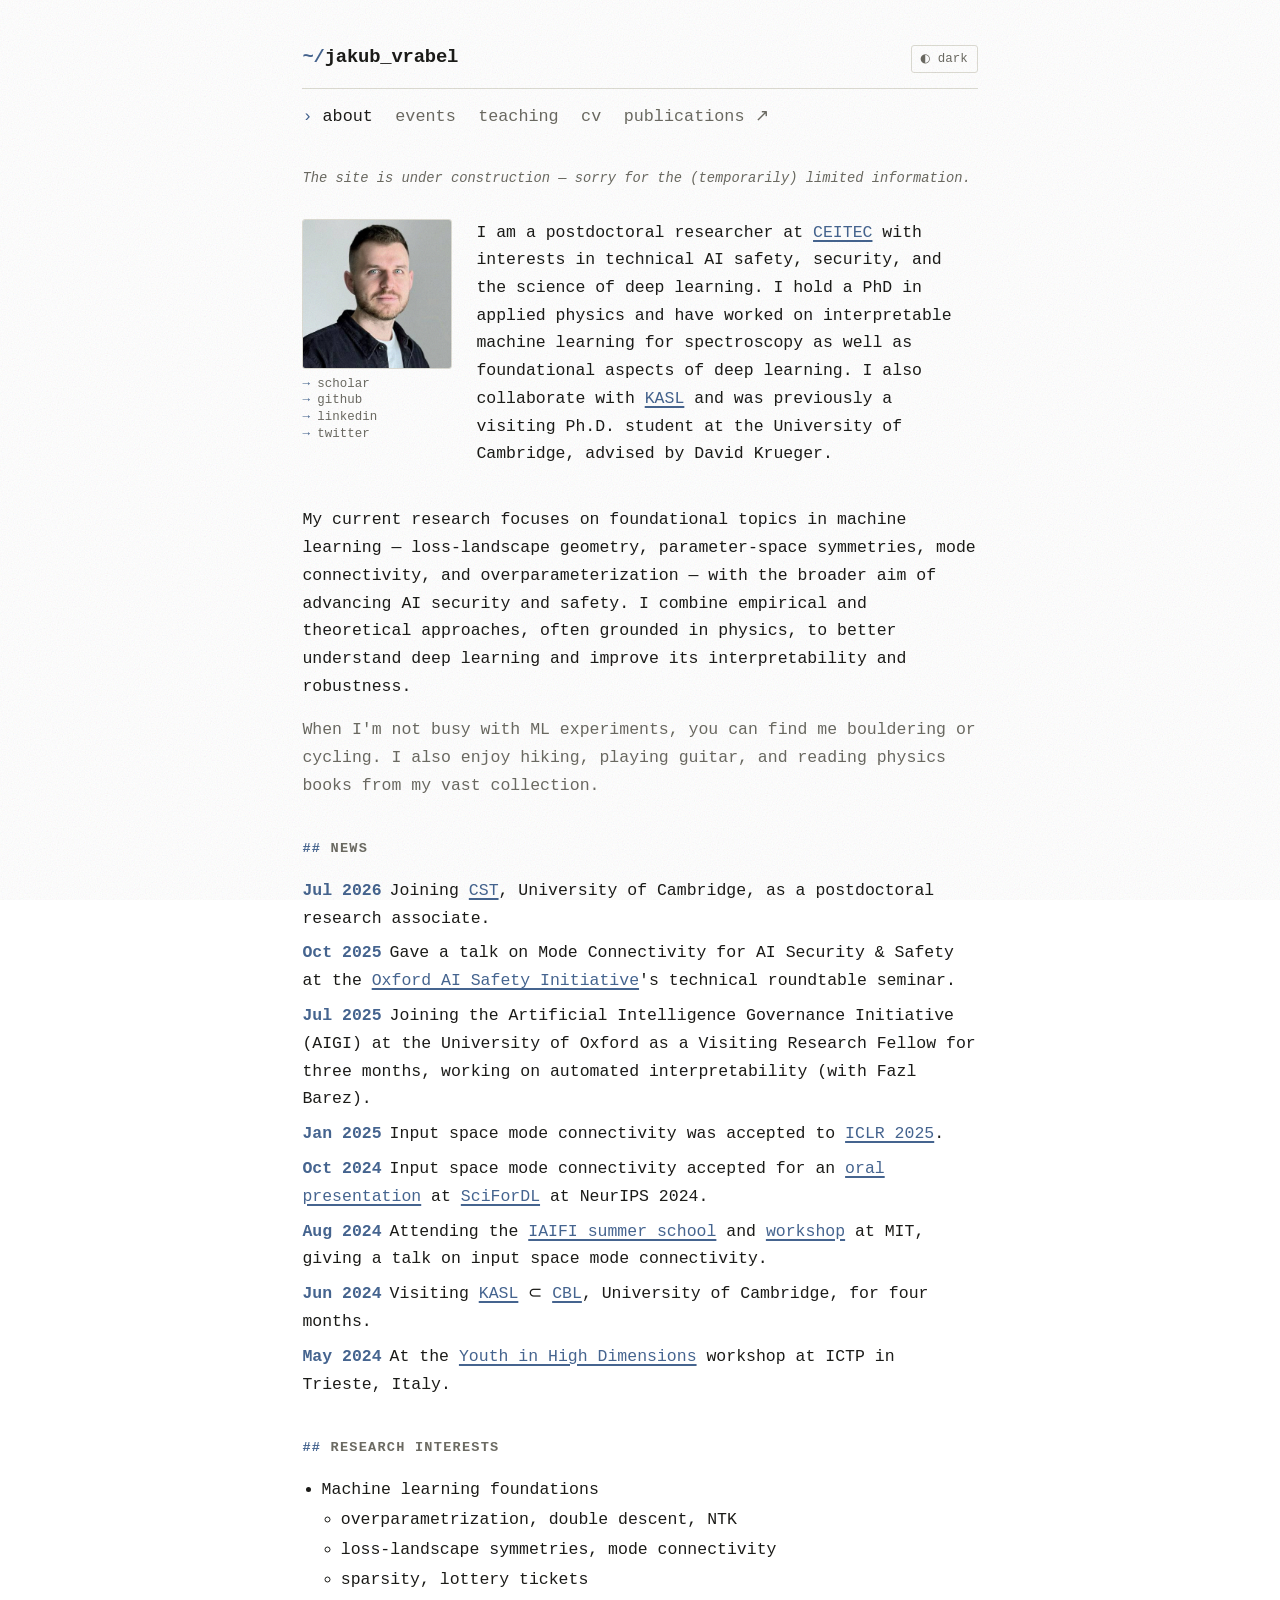
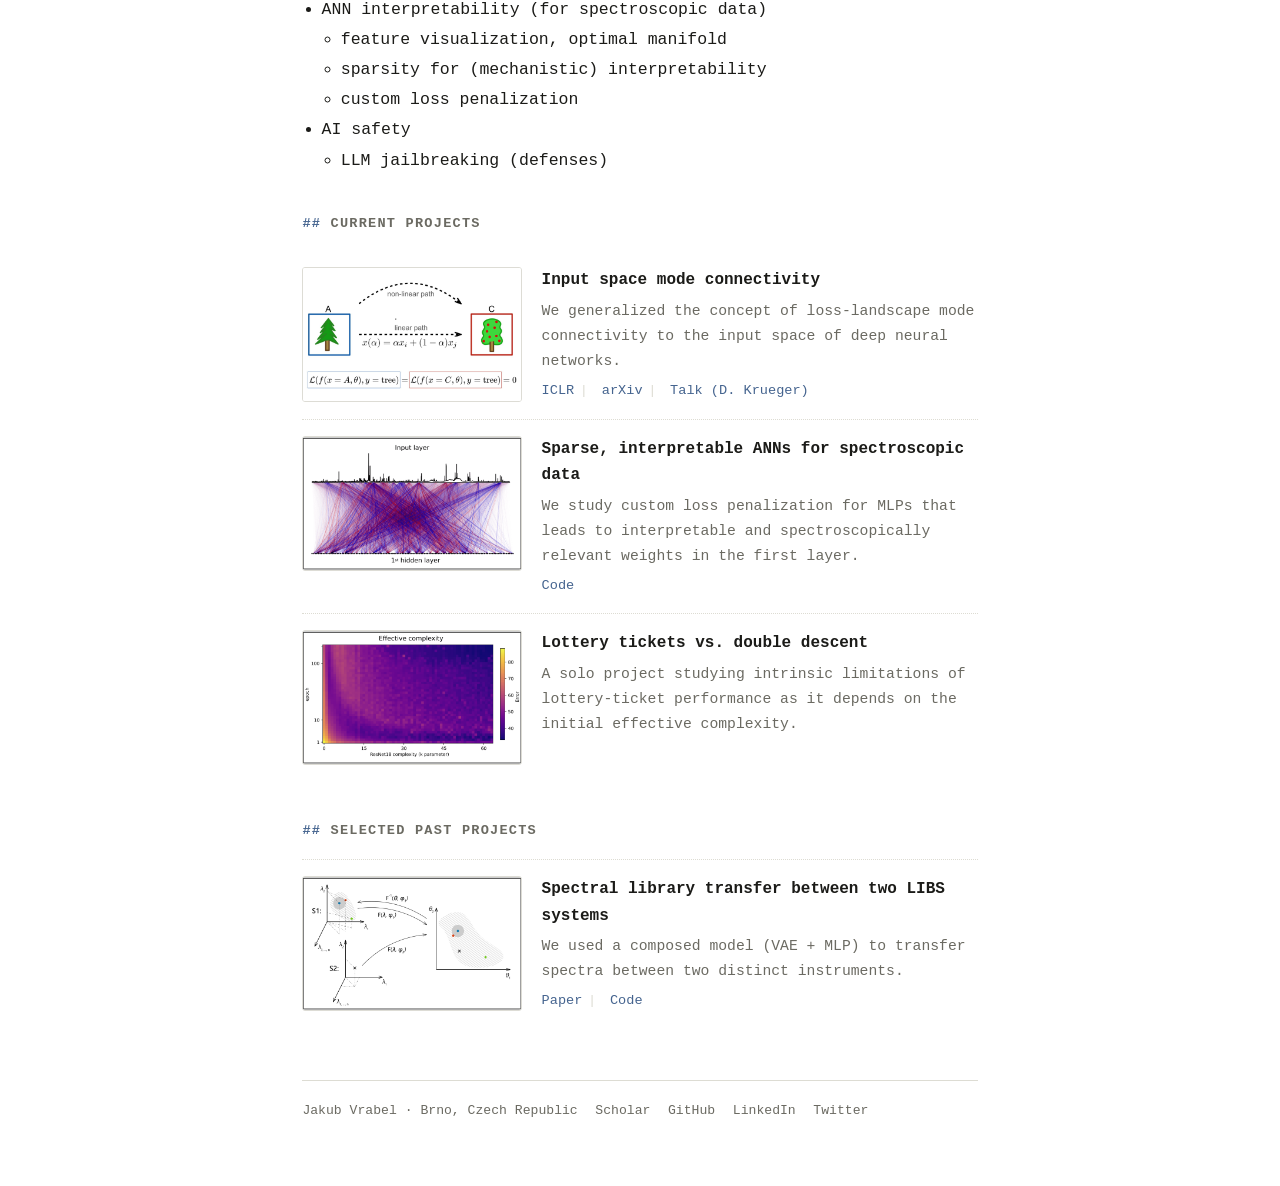
<file: design_preview/index.html>
<!doctype html>
<html lang="en" data-theme="light">
<head>
  <meta charset="utf-8">
  <meta name="viewport" content="width=device-width, initial-scale=1">
  <title>Jakub Vrabel</title>
  <meta name="description" content="Postdoctoral researcher — machine learning & physics, AI safety.">
  <link rel="stylesheet" href="style.css">
  <script>
    // set theme before paint to avoid flash
    (function(){var t=localStorage.getItem("jv-theme")||((window.matchMedia&&matchMedia("(prefers-color-scheme: dark)").matches)?"dark":"light");document.documentElement.setAttribute("data-theme",t);})();
  </script>
</head>
<body>
<div class="wrap">

  <header class="site-head">
    <div class="head-top">
      <a class="brand" href="index.html"><span class="prompt">~/</span>jakub_vrabel</a>
      <button class="theme-toggle" type="button">◐ dark</button>
    </div>
    <nav class="menu">
      <a href="index.html" class="active">about</a>
      <a href="events.html">events</a>
      <a href="teaching.html">teaching</a>
      <a href="cv.html">cv</a>
      <a href="https://scholar.google.com/citations?user=MCnlDZUAAAAJ&hl" target="_blank" rel="noopener">publications ↗</a>
    </nav>
  </header>

  <main>
    <p class="note">The site is under construction — sorry for the (temporarily) limited information.</p>

    <section class="intro">
      <div class="portrait">
        <img src="images/jv_s.jpg" alt="Jakub Vrabel">
        <ul class="socials">
          <li><a href="https://scholar.google.com/citations?user=MCnlDZUAAAAJ&hl" target="_blank" rel="noopener">scholar</a></li>
          <li><a href="https://github.com/jvrabel" target="_blank" rel="noopener">github</a></li>
          <li><a href="https://www.linkedin.com/in/jakub-vrabel" target="_blank" rel="noopener">linkedin</a></li>
          <li><a href="https://twitter.com/VrabelJakub" target="_blank" rel="noopener">twitter</a></li>
        </ul>
      </div>
      <div>
        <p>I am a postdoctoral researcher at <a href="https://www.ceitec.eu/" target="_blank" rel="noopener">CEITEC</a>
        with interests in technical AI safety, security, and the science of deep learning. I hold a PhD in applied
        physics and have worked on interpretable machine learning for spectroscopy as well as foundational aspects of
        deep learning. I also collaborate with <a href="https://www.kasl.ai/" target="_blank" rel="noopener">KASL</a>
        and was previously a visiting Ph.D. student at the University of Cambridge, advised by David Krueger.</p>
      </div>
    </section>

    <p>My current research focuses on foundational topics in machine learning — loss-landscape geometry, parameter-space
    symmetries, mode connectivity, and overparameterization — with the broader aim of advancing AI security and safety.
    I combine empirical and theoretical approaches, often grounded in physics, to better understand deep learning and
    improve its interpretability and robustness.</p>

    <p class="muted">When I'm not busy with ML experiments, you can find me bouldering or cycling. I also enjoy hiking,
    playing guitar, and reading physics books from my vast collection.</p>

    <h2>News</h2>
    <ul class="news">
      <li><span class="date">Jul 2026</span>Joining <a href="https://www.cst.cam.ac.uk/" target="_blank" rel="noopener">CST</a>,
        University of Cambridge, as a postdoctoral research associate.</li>
      <li><span class="date">Oct 2025</span>Gave a talk on Mode Connectivity for AI Security &amp; Safety at the
        <a href="https://www.oaisi.org/" target="_blank" rel="noopener">Oxford AI Safety Initiative</a>'s technical roundtable seminar.</li>
      <li><span class="date">Jul 2025</span>Joining the Artificial Intelligence Governance Initiative (AIGI) at the
        University of Oxford as a Visiting Research Fellow for three months, working on automated interpretability (with Fazl Barez).</li>
      <li><span class="date">Jan 2025</span>Input space mode connectivity was accepted to
        <a href="https://openreview.net/forum?id=3qeOy7HwUT" target="_blank" rel="noopener">ICLR 2025</a>.</li>
      <li><span class="date">Oct 2024</span>Input space mode connectivity accepted for an
        <a href="https://neurips.cc/virtual/2024/workshop/84741#collapse-sl-109173" target="_blank" rel="noopener">oral presentation</a> at
        <a href="https://scienceofdlworkshop.github.io/" target="_blank" rel="noopener">SciForDL</a> at NeurIPS 2024.</li>
      <li><span class="date">Aug 2024</span>Attending the <a href="https://iaifi.org/phd-summer-school.html" target="_blank" rel="noopener">IAIFI summer school</a>
        and <a href="https://iaifi.org/summer-workshop.html" target="_blank" rel="noopener">workshop</a> at MIT, giving a talk on input space mode connectivity.</li>
      <li><span class="date">Jun 2024</span>Visiting <a href="https://www.kasl.ai/" target="_blank" rel="noopener">KASL</a> ⊂
        <a href="https://mlg.eng.cam.ac.uk/" target="_blank" rel="noopener">CBL</a>, University of Cambridge, for four months.</li>
      <li><span class="date">May 2024</span>At the <a href="https://indico.ictp.it/event/10478" target="_blank" rel="noopener">Youth in High Dimensions</a>
        workshop at ICTP in Trieste, Italy.</li>
    </ul>

    <h2>Research interests</h2>
    <ul>
      <li>Machine learning foundations
        <ul>
          <li>overparametrization, double descent, NTK</li>
          <li>loss-landscape symmetries, mode connectivity</li>
          <li>sparsity, lottery tickets</li>
        </ul>
      </li>
      <li>ANN interpretability (for spectroscopic data)
        <ul>
          <li>feature visualization, optimal manifold</li>
          <li>sparsity for (mechanistic) interpretability</li>
          <li>custom loss penalization</li>
        </ul>
      </li>
      <li>AI safety
        <ul>
          <li>LLM jailbreaking (defenses)</li>
        </ul>
      </li>
    </ul>

    <h2>Current projects</h2>

    <div class="project">
      <img src="images/mode_connectivity.png" alt="">
      <div class="body">
        <h3>Input space mode connectivity</h3>
        <p>We generalized the concept of loss-landscape mode connectivity to the input space of deep neural networks.</p>
        <div class="links">
          <a href="https://openreview.net/forum?id=3qeOy7HwUT" target="_blank" rel="noopener">ICLR</a><span class="sep">|</span>
          <a href="https://arxiv.org/abs/2409.05800" target="_blank" rel="noopener">arXiv</a><span class="sep">|</span>
          <a href="https://neurips.cc/virtual/2024/workshop/84741#collapse-sl-109173" target="_blank" rel="noopener">Talk (D. Krueger)</a>
        </div>
      </div>
    </div>

    <div class="project">
      <img src="images/sparsity_custom.png" alt="">
      <div class="body">
        <h3>Sparse, interpretable ANNs for spectroscopic data</h3>
        <p>We study custom loss penalization for MLPs that leads to interpretable and spectroscopically relevant weights in the first layer.</p>
        <div class="links">
          <a href="https://github.com/JVrabel/custom_loss_sparsity" target="_blank" rel="noopener">Code</a>
        </div>
      </div>
    </div>

    <div class="project">
      <img src="images/double_descent.png" alt="">
      <div class="body">
        <h3>Lottery tickets vs. double descent</h3>
        <p>A solo project studying intrinsic limitations of lottery-ticket performance as it depends on the initial effective complexity.</p>
      </div>
    </div>

    <h2>Selected past projects</h2>

    <div class="project">
      <img src="images/spectra_transfer.png" alt="">
      <div class="body">
        <h3>Spectral library transfer between two LIBS systems</h3>
        <p>We used a composed model (VAE + MLP) to transfer spectra between two distinct instruments.</p>
        <div class="links">
          <a href="https://doi.org/10.1039/D2JA00406B" target="_blank" rel="noopener">Paper</a><span class="sep">|</span>
          <a href="https://github.com/LIBS-ML-team/libs-transfer-library" target="_blank" rel="noopener">Code</a>
        </div>
      </div>
    </div>
  </main>

  <footer class="site-foot">
    <span>Jakub Vrabel · Brno, Czech Republic</span>
    <a href="https://scholar.google.com/citations?user=MCnlDZUAAAAJ&hl" target="_blank" rel="noopener">Scholar</a>
    <a href="https://github.com/jvrabel" target="_blank" rel="noopener">GitHub</a>
    <a href="https://www.linkedin.com/in/jakub-vrabel" target="_blank" rel="noopener">LinkedIn</a>
    <a href="https://twitter.com/VrabelJakub" target="_blank" rel="noopener">Twitter</a>
  </footer>

</div>
<script src="theme.js"></script>
</body>
</html>
</file>
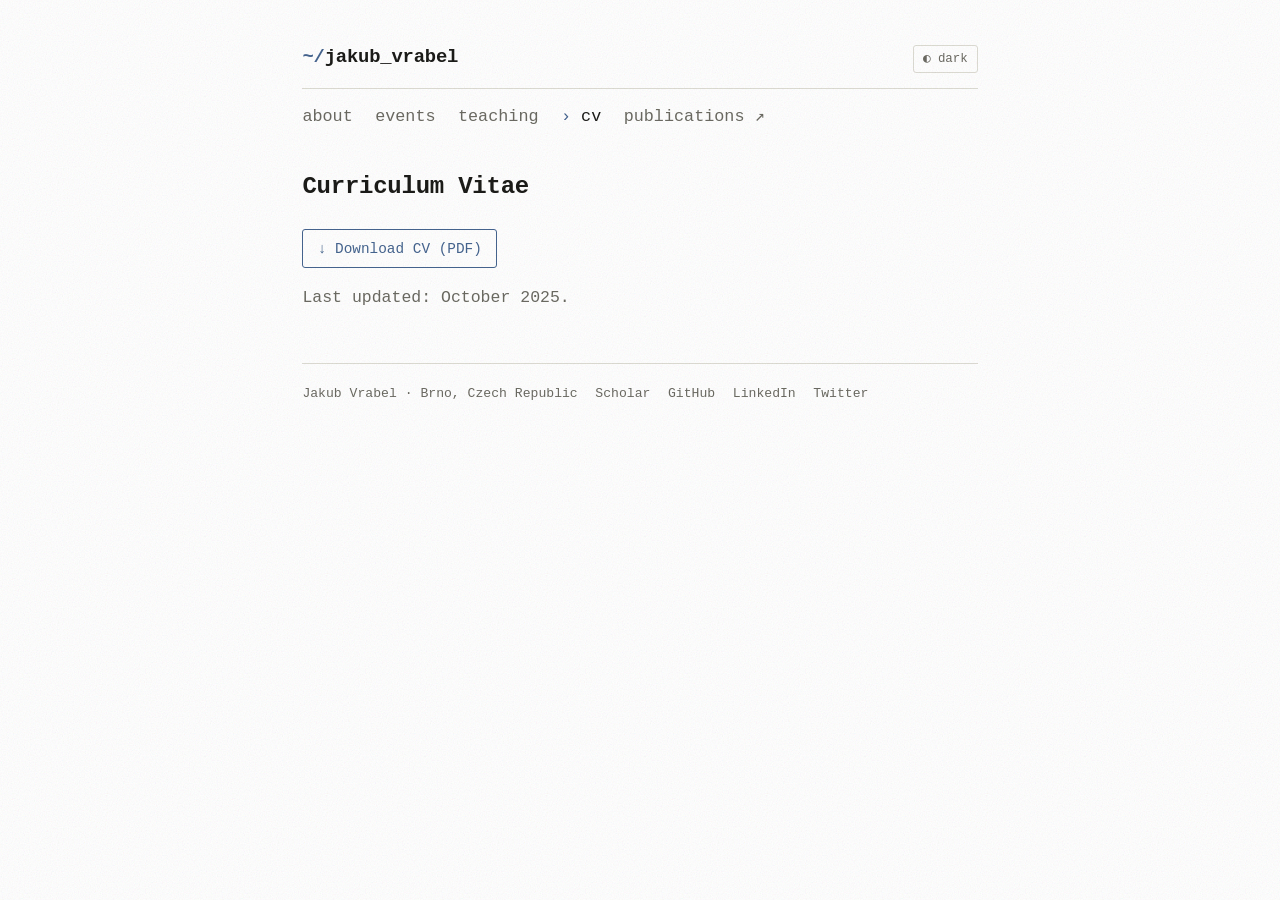
<file: design_preview/cv.html>
<!doctype html>
<html lang="en" data-theme="light">
<head>
  <meta charset="utf-8">
  <meta name="viewport" content="width=device-width, initial-scale=1">
  <title>CV — Jakub Vrabel</title>
  <link rel="stylesheet" href="style.css">
  <script>(function(){var t=localStorage.getItem("jv-theme")||((window.matchMedia&&matchMedia("(prefers-color-scheme: dark)").matches)?"dark":"light");document.documentElement.setAttribute("data-theme",t);})();</script>
</head>
<body>
<div class="wrap">

  <header class="site-head">
    <div class="head-top">
      <a class="brand" href="index.html"><span class="prompt">~/</span>jakub_vrabel</a>
      <button class="theme-toggle" type="button">◐ dark</button>
    </div>
    <nav class="menu">
      <a href="index.html">about</a>
      <a href="events.html">events</a>
      <a href="teaching.html">teaching</a>
      <a href="cv.html" class="active">cv</a>
      <a href="https://scholar.google.com/citations?user=MCnlDZUAAAAJ&hl" target="_blank" rel="noopener">publications ↗</a>
    </nav>
  </header>

  <main>
    <h1 class="page-title">Curriculum Vitae</h1>

    <p><a class="btn" href="https://jvrabel.github.io/files/CV_JV_2page_Oct2025.pdf" target="_blank" rel="noopener">↓ Download CV (PDF)</a></p>
    <p class="muted">Last updated: October 2025.</p>
  </main>

  <footer class="site-foot">
    <span>Jakub Vrabel · Brno, Czech Republic</span>
    <a href="https://scholar.google.com/citations?user=MCnlDZUAAAAJ&hl" target="_blank" rel="noopener">Scholar</a>
    <a href="https://github.com/jvrabel" target="_blank" rel="noopener">GitHub</a>
    <a href="https://www.linkedin.com/in/jakub-vrabel" target="_blank" rel="noopener">LinkedIn</a>
    <a href="https://twitter.com/VrabelJakub" target="_blank" rel="noopener">Twitter</a>
  </footer>

</div>
<script src="theme.js"></script>
</body>
</html>
</file>
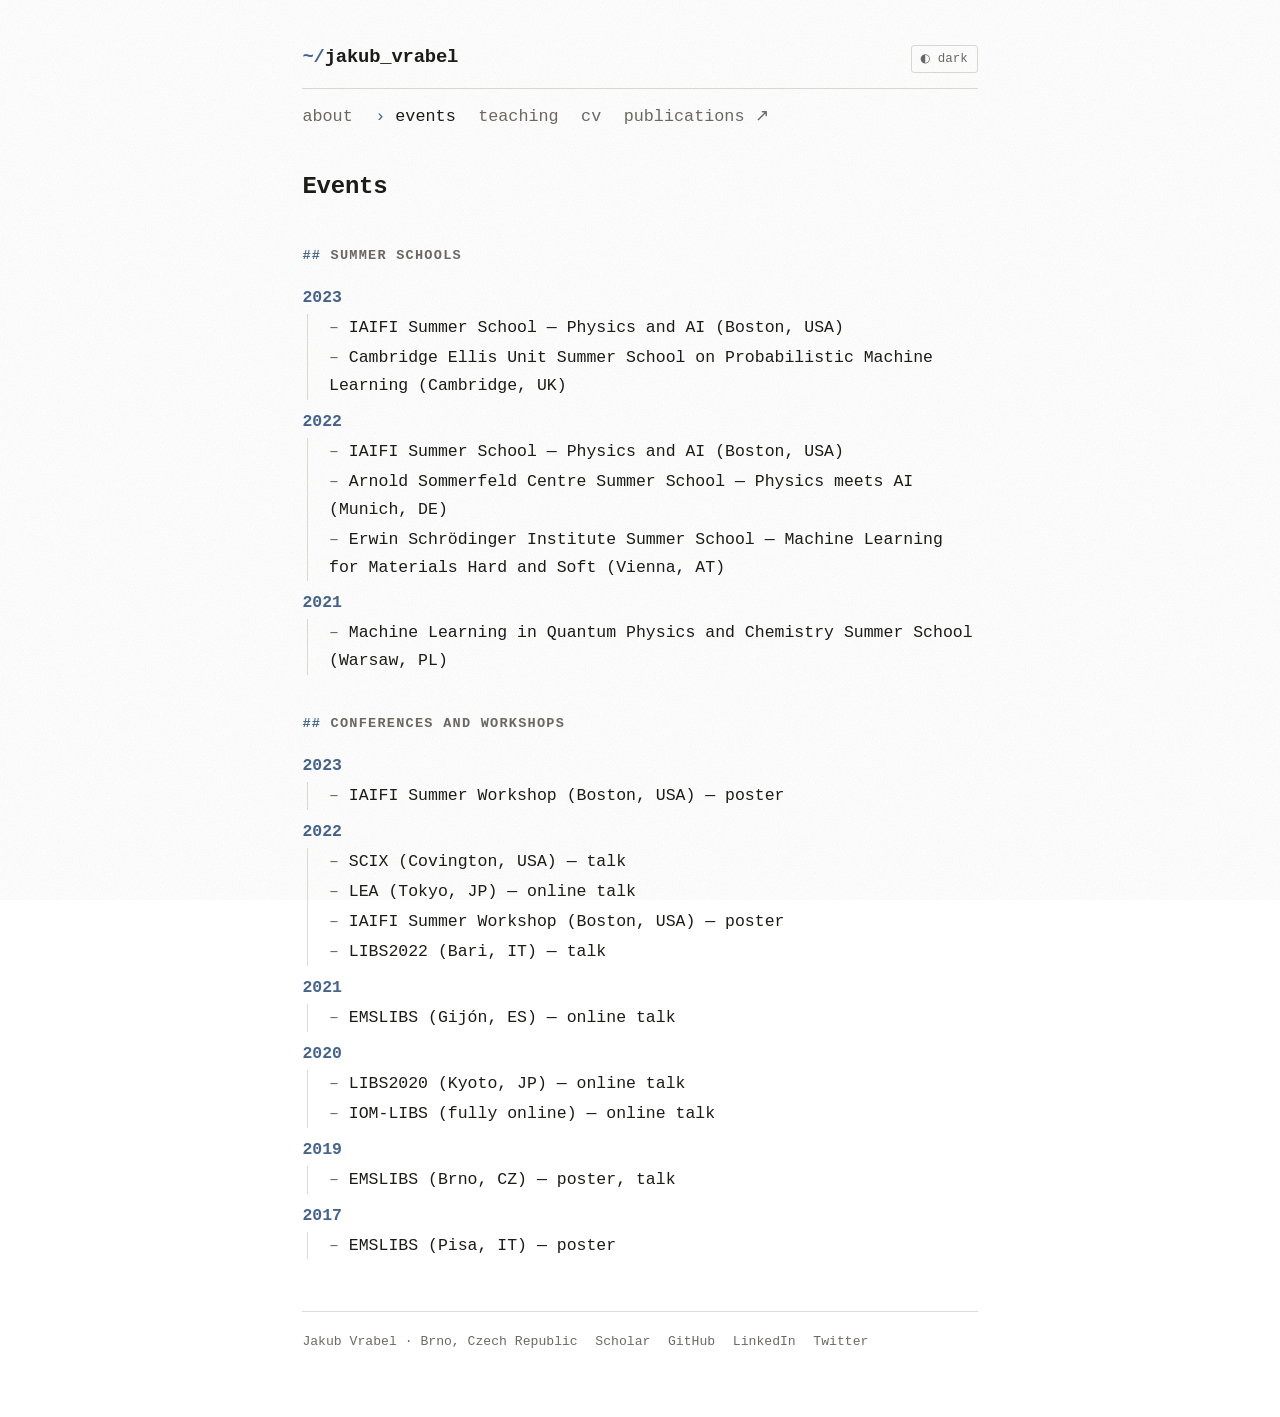
<file: design_preview/events.html>
<!doctype html>
<html lang="en" data-theme="light">
<head>
  <meta charset="utf-8">
  <meta name="viewport" content="width=device-width, initial-scale=1">
  <title>Events — Jakub Vrabel</title>
  <link rel="stylesheet" href="style.css">
  <script>(function(){var t=localStorage.getItem("jv-theme")||((window.matchMedia&&matchMedia("(prefers-color-scheme: dark)").matches)?"dark":"light");document.documentElement.setAttribute("data-theme",t);})();</script>
</head>
<body>
<div class="wrap">

  <header class="site-head">
    <div class="head-top">
      <a class="brand" href="index.html"><span class="prompt">~/</span>jakub_vrabel</a>
      <button class="theme-toggle" type="button">◐ dark</button>
    </div>
    <nav class="menu">
      <a href="index.html">about</a>
      <a href="events.html" class="active">events</a>
      <a href="teaching.html">teaching</a>
      <a href="cv.html">cv</a>
      <a href="https://scholar.google.com/citations?user=MCnlDZUAAAAJ&hl" target="_blank" rel="noopener">publications ↗</a>
    </nav>
  </header>

  <main>
    <h1 class="page-title">Events</h1>

    <h2>Summer schools</h2>
    <ul class="tree">
      <li><span class="year">2023</span>
        <ul>
          <li>IAIFI Summer School — Physics and AI (Boston, USA)</li>
          <li>Cambridge Ellis Unit Summer School on Probabilistic Machine Learning (Cambridge, UK)</li>
        </ul>
      </li>
      <li><span class="year">2022</span>
        <ul>
          <li>IAIFI Summer School — Physics and AI (Boston, USA)</li>
          <li>Arnold Sommerfeld Centre Summer School — Physics meets AI (Munich, DE)</li>
          <li>Erwin Schrödinger Institute Summer School — Machine Learning for Materials Hard and Soft (Vienna, AT)</li>
        </ul>
      </li>
      <li><span class="year">2021</span>
        <ul>
          <li>Machine Learning in Quantum Physics and Chemistry Summer School (Warsaw, PL)</li>
        </ul>
      </li>
    </ul>

    <h2>Conferences and workshops</h2>
    <ul class="tree">
      <li><span class="year">2023</span>
        <ul>
          <li>IAIFI Summer Workshop (Boston, USA) — poster</li>
        </ul>
      </li>
      <li><span class="year">2022</span>
        <ul>
          <li>SCIX (Covington, USA) — talk</li>
          <li>LEA (Tokyo, JP) — online talk</li>
          <li>IAIFI Summer Workshop (Boston, USA) — poster</li>
          <li>LIBS2022 (Bari, IT) — talk</li>
        </ul>
      </li>
      <li><span class="year">2021</span>
        <ul>
          <li>EMSLIBS (Gijón, ES) — online talk</li>
        </ul>
      </li>
      <li><span class="year">2020</span>
        <ul>
          <li>LIBS2020 (Kyoto, JP) — online talk</li>
          <li>IOM-LIBS (fully online) — online talk</li>
        </ul>
      </li>
      <li><span class="year">2019</span>
        <ul>
          <li>EMSLIBS (Brno, CZ) — poster, talk</li>
        </ul>
      </li>
      <li><span class="year">2017</span>
        <ul>
          <li>EMSLIBS (Pisa, IT) — poster</li>
        </ul>
      </li>
    </ul>
  </main>

  <footer class="site-foot">
    <span>Jakub Vrabel · Brno, Czech Republic</span>
    <a href="https://scholar.google.com/citations?user=MCnlDZUAAAAJ&hl" target="_blank" rel="noopener">Scholar</a>
    <a href="https://github.com/jvrabel" target="_blank" rel="noopener">GitHub</a>
    <a href="https://www.linkedin.com/in/jakub-vrabel" target="_blank" rel="noopener">LinkedIn</a>
    <a href="https://twitter.com/VrabelJakub" target="_blank" rel="noopener">Twitter</a>
  </footer>

</div>
<script src="theme.js"></script>
</body>
</html>
</file>
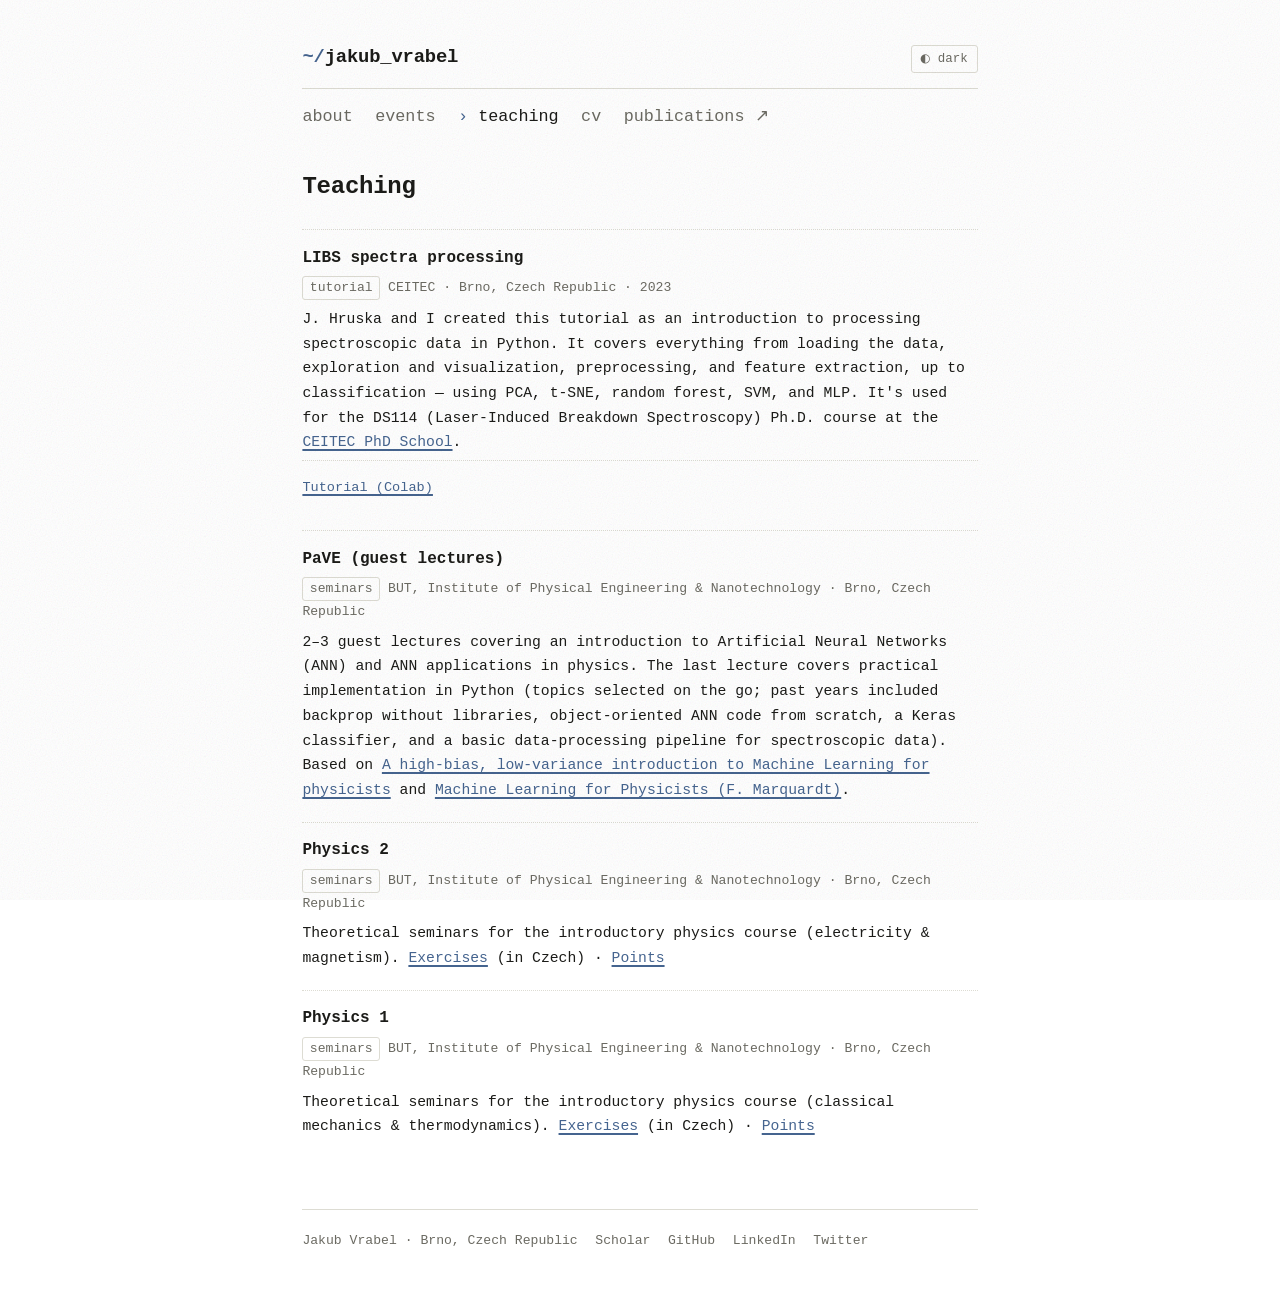
<file: design_preview/teaching.html>
<!doctype html>
<html lang="en" data-theme="light">
<head>
  <meta charset="utf-8">
  <meta name="viewport" content="width=device-width, initial-scale=1">
  <title>Teaching — Jakub Vrabel</title>
  <link rel="stylesheet" href="style.css">
  <script>(function(){var t=localStorage.getItem("jv-theme")||((window.matchMedia&&matchMedia("(prefers-color-scheme: dark)").matches)?"dark":"light");document.documentElement.setAttribute("data-theme",t);})();</script>
</head>
<body>
<div class="wrap">

  <header class="site-head">
    <div class="head-top">
      <a class="brand" href="index.html"><span class="prompt">~/</span>jakub_vrabel</a>
      <button class="theme-toggle" type="button">◐ dark</button>
    </div>
    <nav class="menu">
      <a href="index.html">about</a>
      <a href="events.html">events</a>
      <a href="teaching.html" class="active">teaching</a>
      <a href="cv.html">cv</a>
      <a href="https://scholar.google.com/citations?user=MCnlDZUAAAAJ&hl" target="_blank" rel="noopener">publications ↗</a>
    </nav>
  </header>

  <main>
    <h1 class="page-title">Teaching</h1>

    <div class="entry">
      <h3>LIBS spectra processing</h3>
      <div class="meta"><span class="tag">tutorial</span>CEITEC · Brno, Czech Republic · 2023</div>
      <p>J. Hruska and I created this tutorial as an introduction to processing spectroscopic data in Python. It covers
      everything from loading the data, exploration and visualization, preprocessing, and feature extraction, up to
      classification — using PCA, t-SNE, random forest, SVM, and MLP. It's used for the DS114 (Laser-Induced Breakdown
      Spectroscopy) Ph.D. course at the
      <a href="https://amn-phd.ceitec.cz/courseworks/" target="_blank" rel="noopener">CEITEC PhD School</a>.</p>
      <div class="project links" style="font-size:.85rem">
        <a href="https://colab.research.google.com/drive/1jx6hLfTe2dkyTn_bUOHnzB3pKyoCi0GL?usp=sharing" target="_blank" rel="noopener">Tutorial (Colab)</a>
      </div>
    </div>

    <div class="entry">
      <h3>PaVE (guest lectures)</h3>
      <div class="meta"><span class="tag">seminars</span>BUT, Institute of Physical Engineering &amp; Nanotechnology · Brno, Czech Republic</div>
      <p>2–3 guest lectures covering an introduction to Artificial Neural Networks (ANN) and ANN applications in physics.
      The last lecture covers practical implementation in Python (topics selected on the go; past years included
      backprop without libraries, object-oriented ANN code from scratch, a Keras classifier, and a basic data-processing
      pipeline for spectroscopic data). Based on
      <a href="https://arxiv.org/pdf/1803.08823.pdf" target="_blank" rel="noopener">A high-bias, low-variance introduction to Machine Learning for physicists</a>
      and <a href="https://pad.gwdg.de/s/Machine_Learning_For_Physicists_2021" target="_blank" rel="noopener">Machine Learning for Physicists (F. Marquardt)</a>.</p>
    </div>

    <div class="entry">
      <h3>Physics 2</h3>
      <div class="meta"><span class="tag">seminars</span>BUT, Institute of Physical Engineering &amp; Nanotechnology · Brno, Czech Republic</div>
      <p>Theoretical seminars for the introductory physics course (electricity &amp; magnetism).
      <a href="http://physics.fme.vutbr.cz/ufi.php?Action=0&Id=86" target="_blank" rel="noopener">Exercises</a> (in Czech) ·
      <a href="http://physics.fme.vutbr.cz/bodyf2" target="_blank" rel="noopener">Points</a></p>
    </div>

    <div class="entry">
      <h3>Physics 1</h3>
      <div class="meta"><span class="tag">seminars</span>BUT, Institute of Physical Engineering &amp; Nanotechnology · Brno, Czech Republic</div>
      <p>Theoretical seminars for the introductory physics course (classical mechanics &amp; thermodynamics).
      <a href="http://physics.fme.vutbr.cz/ufi.php?Action=0&Id=97" target="_blank" rel="noopener">Exercises</a> (in Czech) ·
      <a href="http://physics.fme.vutbr.cz/bodyf2" target="_blank" rel="noopener">Points</a></p>
    </div>
  </main>

  <footer class="site-foot">
    <span>Jakub Vrabel · Brno, Czech Republic</span>
    <a href="https://scholar.google.com/citations?user=MCnlDZUAAAAJ&hl" target="_blank" rel="noopener">Scholar</a>
    <a href="https://github.com/jvrabel" target="_blank" rel="noopener">GitHub</a>
    <a href="https://www.linkedin.com/in/jakub-vrabel" target="_blank" rel="noopener">LinkedIn</a>
    <a href="https://twitter.com/VrabelJakub" target="_blank" rel="noopener">Twitter</a>
  </footer>

</div>
<script src="theme.js"></script>
</body>
</html>
</file>
<file: design_preview/style.css>
/* ============================================================
   Jakub Vrabel — functionalist / terminal-minimal design
   Light + monospace, with dark toggle.
   ============================================================ */

:root {
  --bg:        #ffffff;   /* true white             */
  --bg-soft:   #efeee9;   /* subtle blocks          */
  --fg:        #1b1b18;   /* near-black ink         */
  --fg-muted:  #6b6a62;   /* secondary text         */
  --rule:      #dddcd3;   /* hairlines              */
  --grain-opacity: 0.13;
  --grain-blend:   multiply;
  --accent:    #45648f;   /* washed navy accent     */
  --accent-d:  #324c70;
  --sel:       #dde6f3;   /* selection bg           */
}

html[data-theme="dark"] {
  --bg:        #26272b;   /* washed-out dark grey   */
  --bg-soft:   #303137;
  --fg:        #e4e3dc;
  --fg-muted:  #9b9a92;
  --rule:      #41434a;
  --grain-opacity: 0.12;
  --grain-blend:   overlay;
  --accent:    #8fb0dc;   /* soft sky-navy          */
  --accent-d:  #aac6ea;
  --sel:       #25344a;
}

* { box-sizing: border-box; }

html { -webkit-text-size-adjust: 100%; }

body {
  margin: 0;
  background: var(--bg);
  color: var(--fg);
  font-family: "SFMono-Regular", "JetBrains Mono", "Cascadia Code",
               Menlo, Consolas, "Liberation Mono", monospace;
  font-size: 16.5px;
  line-height: 1.68;
  -webkit-font-smoothing: antialiased;
  text-rendering: optimizeLegibility;
}

::selection { background: var(--sel); }

/* film-grain / speckle texture overlay */
body::after {
  content: "";
  position: fixed;
  inset: 0;
  pointer-events: none;
  z-index: 9999;
  opacity: var(--grain-opacity);
  mix-blend-mode: var(--grain-blend);
  background-image: url("data:image/svg+xml,%3Csvg xmlns='http://www.w3.org/2000/svg' width='220' height='220'%3E%3Cfilter id='n'%3E%3CfeTurbulence type='fractalNoise' baseFrequency='0.82' numOctaves='2' stitchTiles='stitch'/%3E%3C/filter%3E%3Crect width='100%25' height='100%25' filter='url(%23n)'/%3E%3C/svg%3E");
  background-size: 220px 220px;
}

.wrap {
  max-width: 720px;
  margin: 0 auto;
  padding: 2.6rem 1.4rem 4rem;
}

/* ---------- header / nav ---------- */

.site-head { margin-bottom: 2.2rem; }

.head-top {
  display: flex;
  align-items: baseline;
  justify-content: space-between;
  gap: 1rem;
}

.brand {
  font-size: 1.18rem;
  font-weight: 700;
  letter-spacing: -0.01em;
  color: var(--fg);
  text-decoration: none;
}
.brand .prompt { color: var(--accent); }

.theme-toggle {
  font: inherit;
  font-size: 0.78rem;
  color: var(--fg-muted);
  background: transparent;
  border: 1px solid var(--rule);
  border-radius: 3px;
  padding: 0.18rem 0.55rem;
  cursor: pointer;
  white-space: nowrap;
  transition: border-color .15s, color .15s;
}
.theme-toggle:hover { color: var(--accent); border-color: var(--accent); }

nav.menu {
  margin-top: 0.9rem;
  padding-top: 0.9rem;
  border-top: 1px solid var(--rule);
  display: flex;
  flex-wrap: wrap;
  gap: 1.4rem;
  font-size: 1.05rem;
}
nav.menu a {
  color: var(--fg-muted);
  text-decoration: none;
  position: relative;
}
nav.menu a:hover { color: var(--accent); }
nav.menu a.active { color: var(--fg); }
nav.menu a.active::before { content: "› "; color: var(--accent); }

/* ---------- typography ---------- */

h1.page-title {
  font-size: 1.5rem;
  margin: 0 0 1.4rem;
  letter-spacing: -0.01em;
}

h2 {
  font-size: 0.85rem;
  text-transform: uppercase;
  letter-spacing: 0.09em;
  color: var(--fg-muted);
  margin: 2.4rem 0 1rem;
  font-weight: 700;
}
h2::before { content: "## "; color: var(--accent); }

h3 { font-size: 1rem; margin: 0 0 0.3rem; }

p { margin: 0 0 1rem; }

a { color: var(--accent); text-decoration: underline; text-underline-offset: 3px;
    text-decoration-thickness: 1.5px; text-decoration-color: var(--accent);
    transition: color .12s, text-decoration-color .12s, background .12s; }
a:hover { color: var(--accent-d); text-decoration-color: var(--accent-d);
    background: var(--sel); }

strong { font-weight: 700; }

hr { border: 0; border-top: 1px solid var(--rule); margin: 2rem 0; }

ul { padding-left: 1.2rem; margin: 0 0 1rem; }
li { margin: 0.15rem 0; }
ul ul { margin: 0.15rem 0; }

.muted { color: var(--fg-muted); }
.note  { color: var(--fg-muted); font-size: 0.86rem; font-style: italic; margin-bottom: 1.8rem; }

/* ---------- intro / bio ---------- */

.intro {
  display: flex;
  gap: 1.5rem;
  align-items: flex-start;
  margin-bottom: 1.4rem;
}
.portrait { flex-shrink: 0; width: 150px; }
.intro img {
  width: 150px;
  height: 150px;
  object-fit: cover;
  border: 1px solid var(--rule);
  border-radius: 3px;
  display: block;
}
.socials {
  list-style: none;
  padding: 0;
  margin: 0.5rem 0 0;
  font-size: 0.78rem;
  line-height: 1.15;
}
.socials li::before { content: "→ "; color: var(--accent); }
.socials a { color: var(--fg-muted); text-decoration: none; }
.socials a:hover { color: var(--accent); background: transparent; }
.intro .tagline { font-size: 0.9rem; color: var(--fg-muted); margin-top: 0.2rem; }

/* ---------- news ---------- */

.news li { margin: 0.45rem 0; list-style: none; }
.news { padding-left: 0; }
.news .date {
  color: var(--accent);
  font-weight: 700;
  margin-right: 0.5rem;
}

/* ---------- project rows ---------- */

.project {
  display: flex;
  gap: 1.2rem;
  align-items: flex-start;
  padding: 1rem 0;
  border-top: 1px dotted var(--rule);
}
.project:first-of-type { border-top: 0; }
.project img {
  width: 220px;
  height: 135px;
  object-fit: cover;
  border: 1px solid var(--rule);
  border-radius: 3px;
  flex-shrink: 0;
  filter: grayscale(18%);
  transition: filter .2s;
}
.project:hover img { filter: grayscale(0%); }
.project .body p { margin: 0.25rem 0 0.4rem; font-size: 0.92rem; color: var(--fg-muted); }
.project .links { font-size: 0.85rem; }
.project .links a { color: var(--accent); text-decoration: none; }
.project .links a:hover { text-decoration: underline; }
.project .links .sep { color: var(--rule); margin: 0 0.35rem; }

/* ---------- listing (events / teaching) ---------- */

.entry {
  padding: 0.9rem 0;
  border-top: 1px dotted var(--rule);
}
.entry:first-child { border-top: 0; }
.entry .meta { font-size: 0.82rem; color: var(--fg-muted); margin-top: 0.15rem; }
.entry .meta .tag {
  display: inline-block;
  border: 1px solid var(--rule);
  border-radius: 3px;
  padding: 0 0.4rem;
  margin-right: 0.5rem;
  color: var(--fg-muted);
}
.entry p { font-size: 0.92rem; margin: 0.4rem 0 0.3rem; }

/* compact events tree */
.tree { padding-left: 0; list-style: none; }
.tree > li { margin: 0.5rem 0; }
.tree .year { font-weight: 700; color: var(--accent); }
.tree ul { list-style: none; padding-left: 1.3rem; border-left: 1px solid var(--rule); margin-left: 0.3rem; }
.tree ul li::before { content: "– "; color: var(--fg-muted); }

/* ---------- buttons / cta ---------- */

.btn {
  display: inline-block;
  border: 1px solid var(--accent);
  color: var(--accent);
  text-decoration: none;
  padding: 0.4rem 0.9rem;
  border-radius: 3px;
  font-size: 0.9rem;
  transition: background .15s, color .15s;
}
.btn:hover { background: var(--accent); color: var(--bg); }

/* ---------- footer ---------- */

footer.site-foot {
  margin-top: 3.2rem;
  padding-top: 1.2rem;
  border-top: 1px solid var(--rule);
  font-size: 0.82rem;
  color: var(--fg-muted);
  display: flex;
  flex-wrap: wrap;
  gap: 0.4rem 1.1rem;
}
footer.site-foot a { color: var(--fg-muted); text-decoration: none; }
footer.site-foot a:hover { color: var(--accent); }

/* ---------- responsive ---------- */

@media (max-width: 540px) {
  .intro { flex-direction: column; }
  .project { flex-direction: column; }
  .project img, .intro img { width: 100%; height: auto; }
}
</file>
